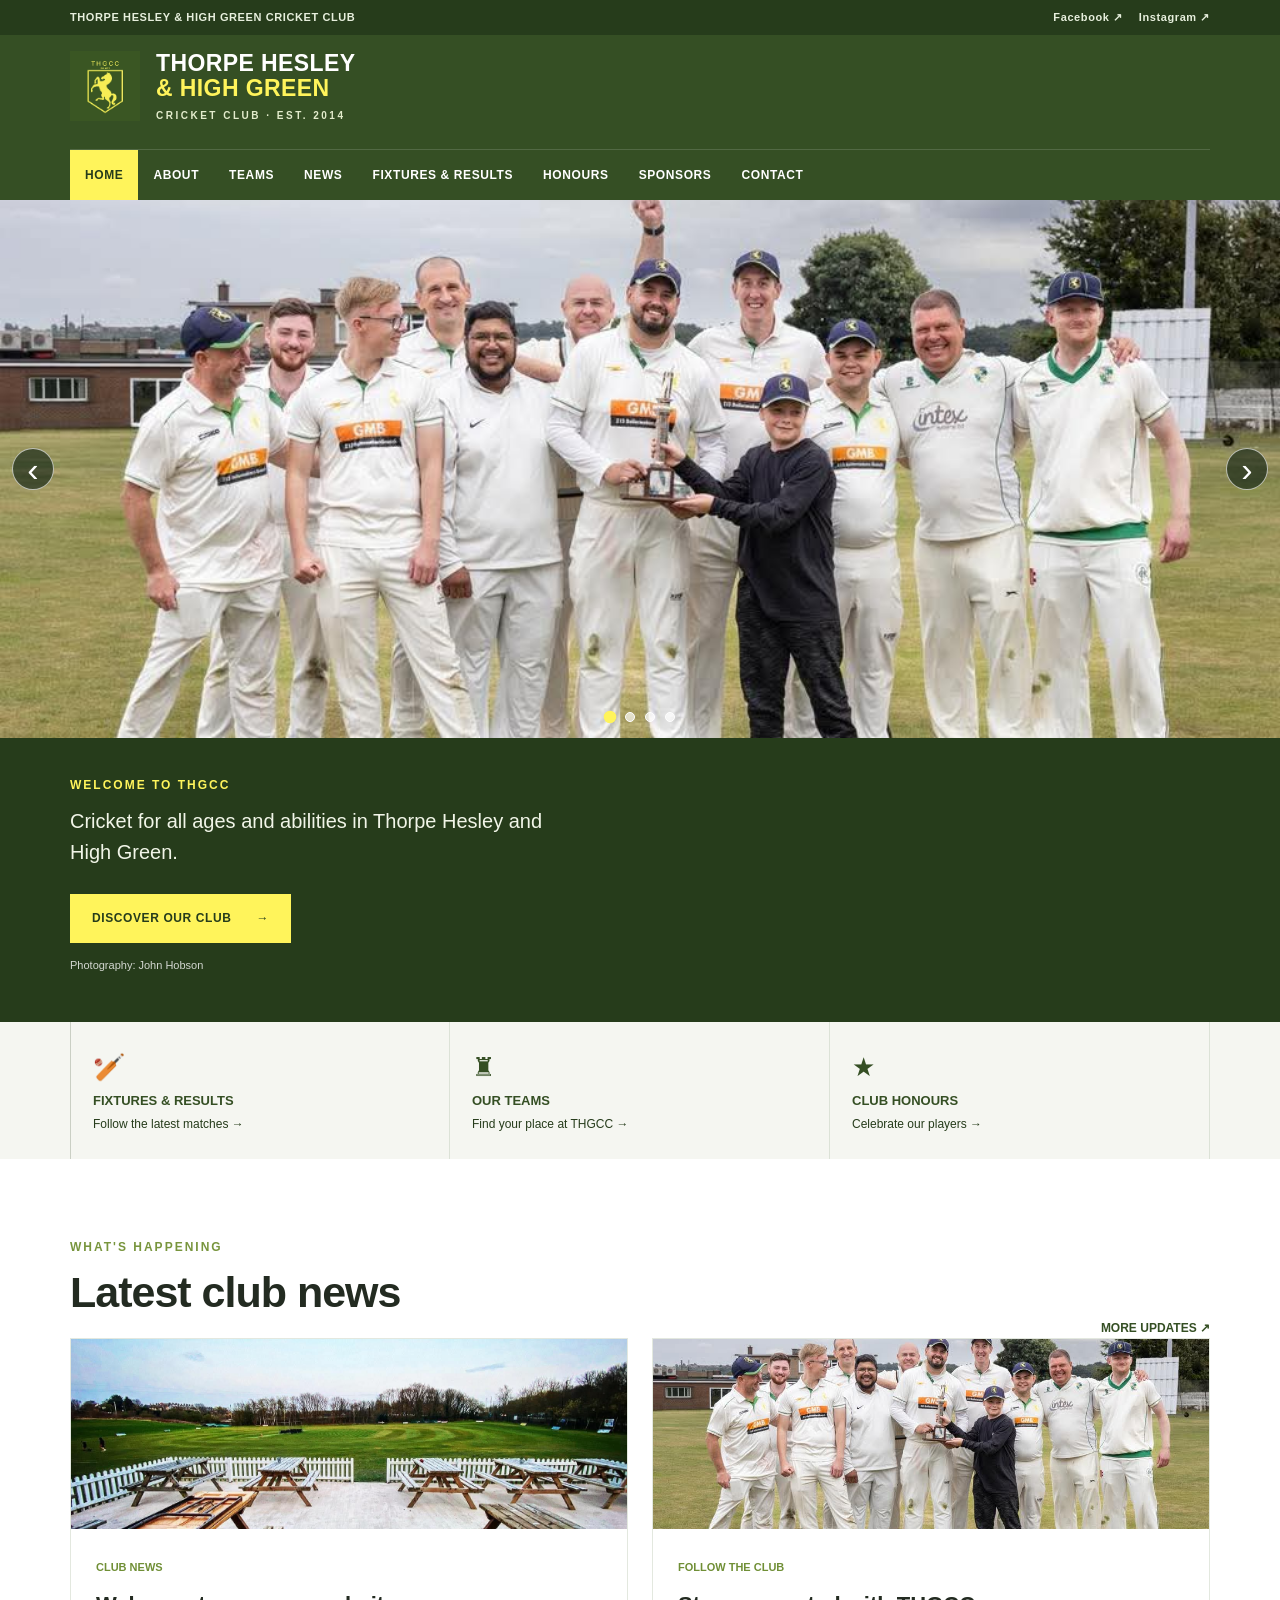
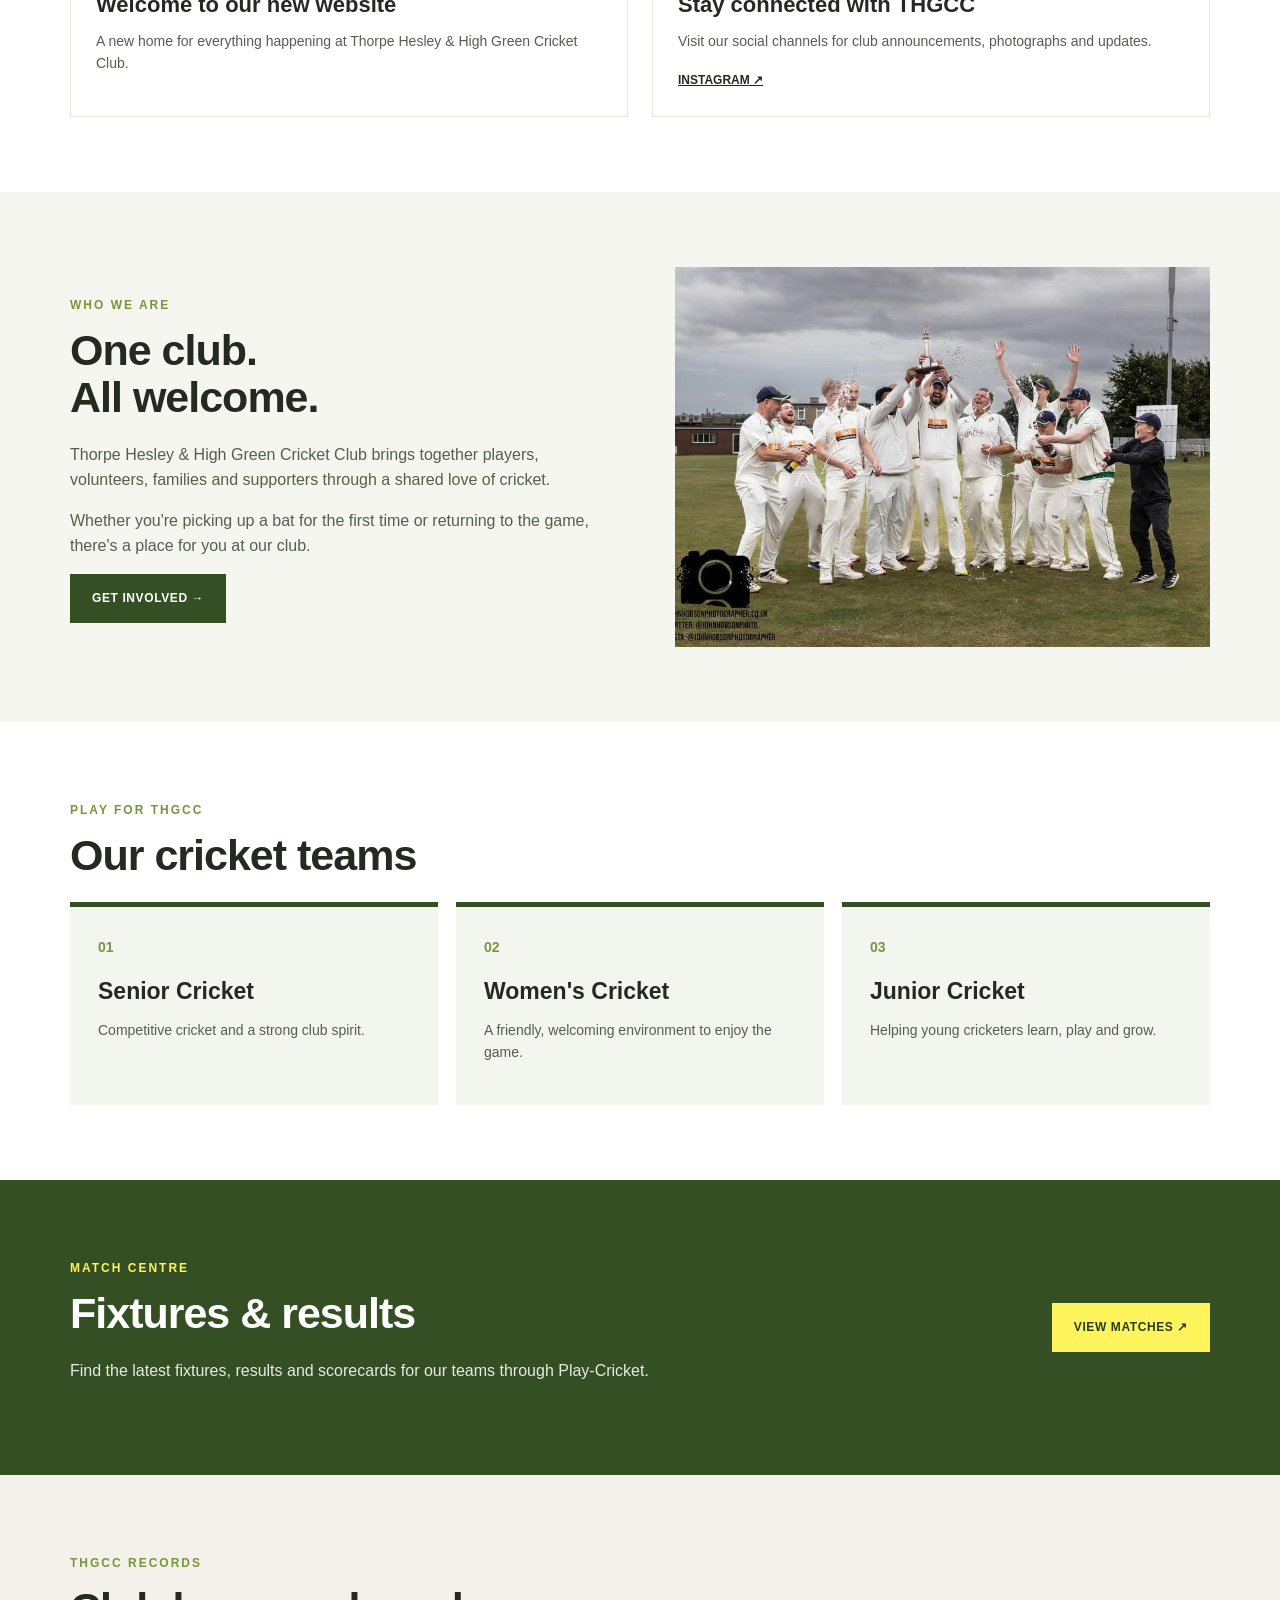
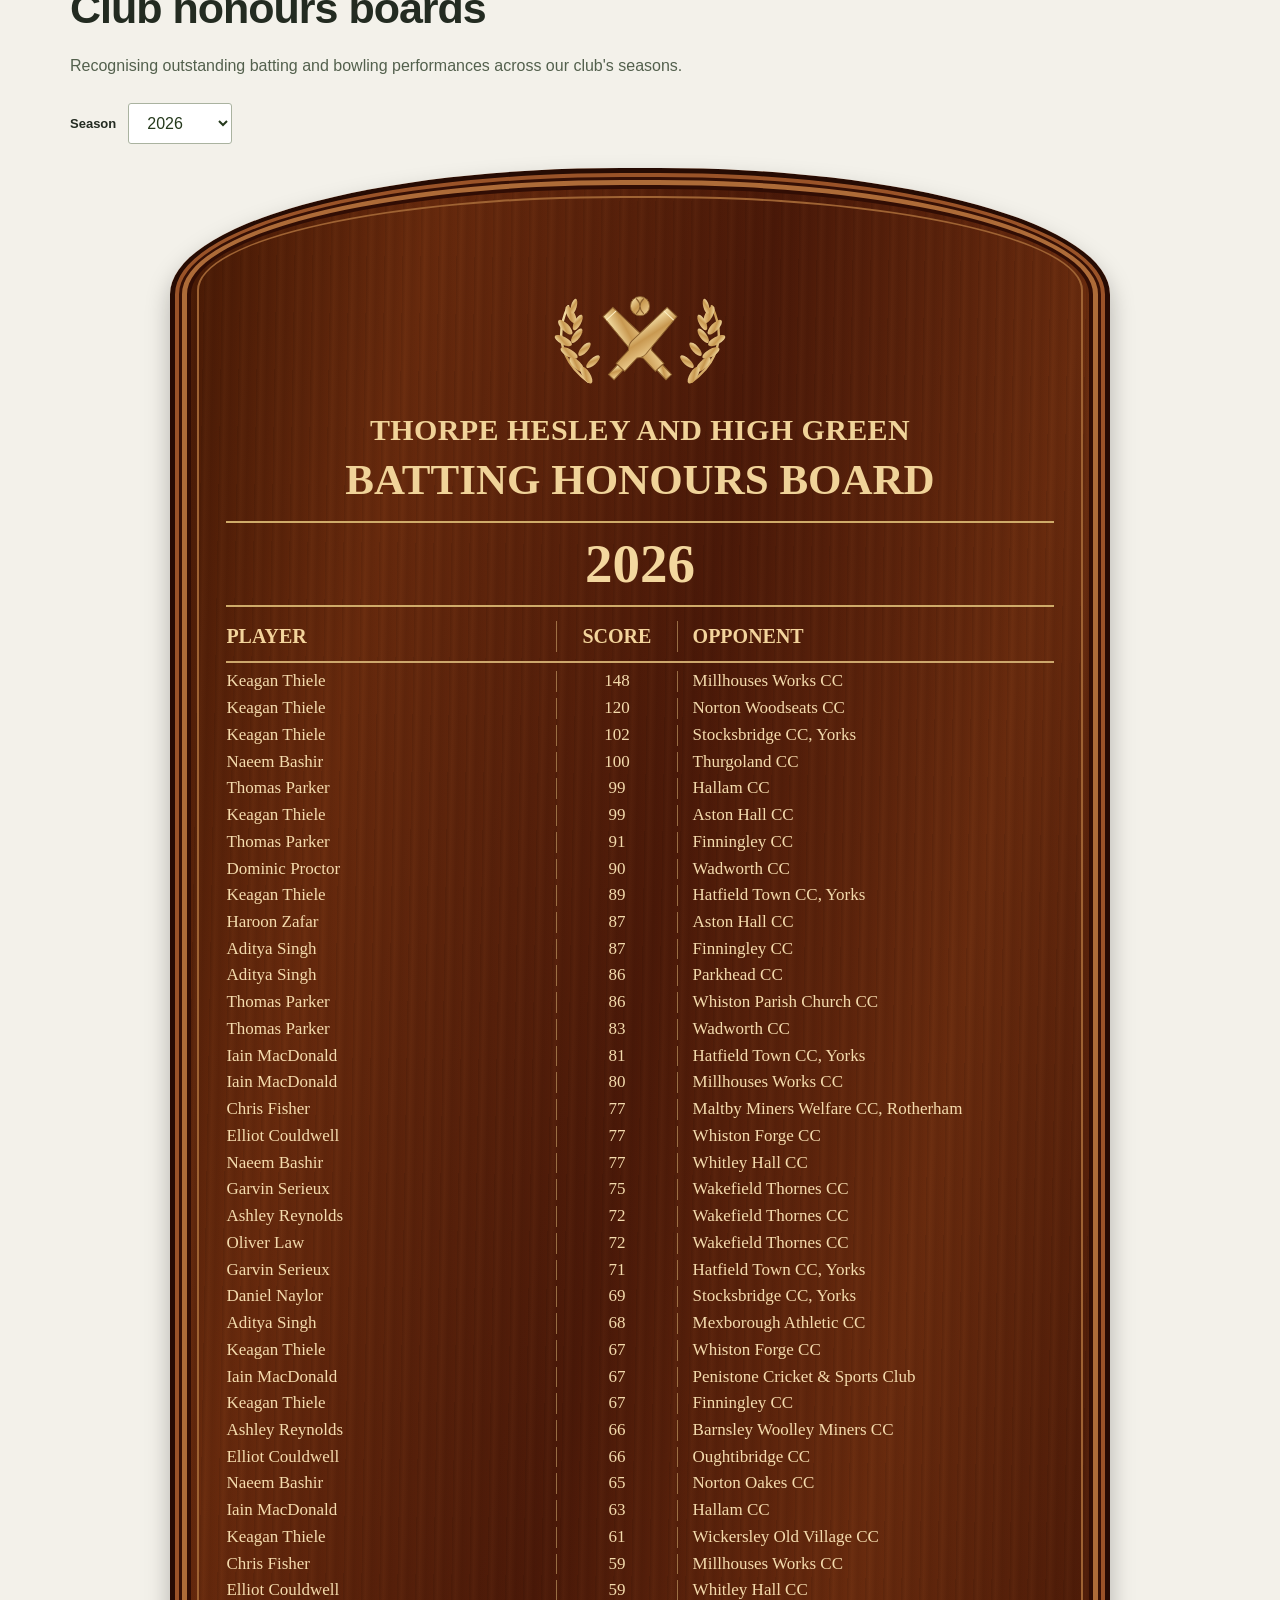
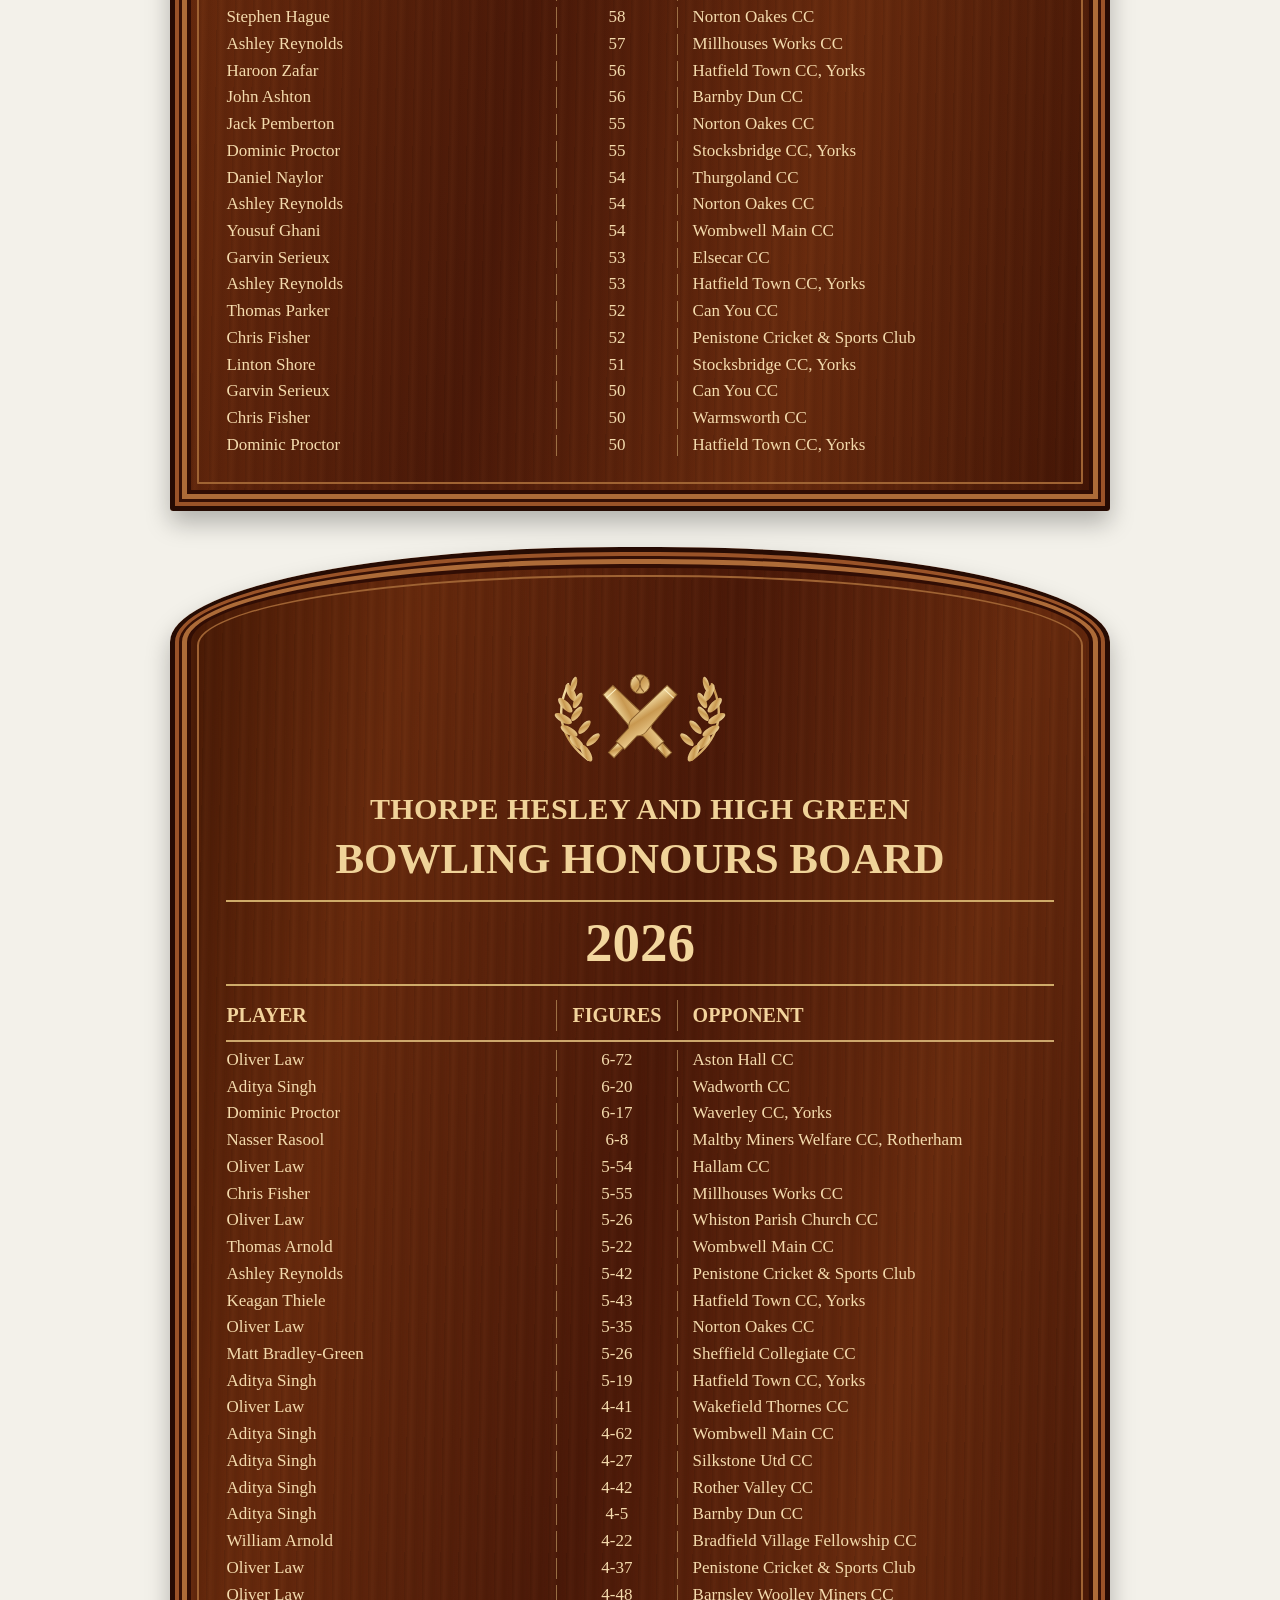
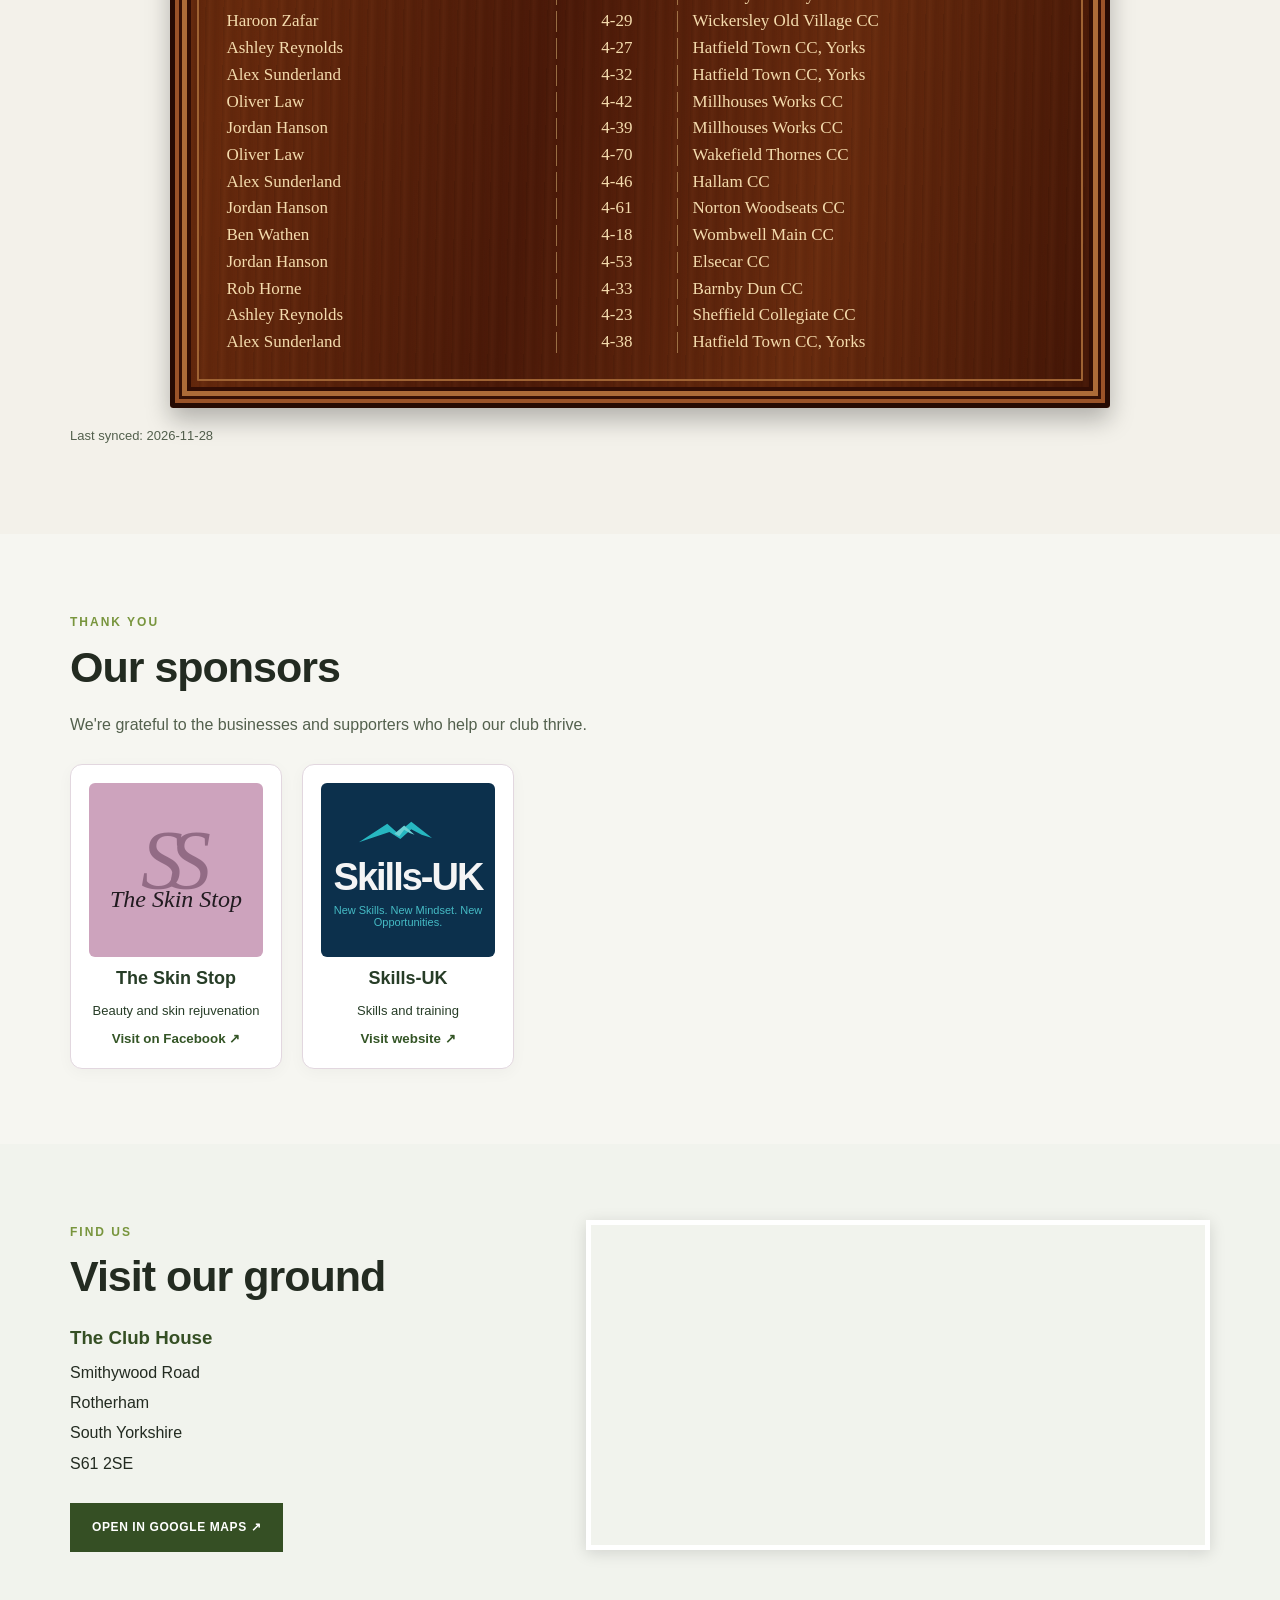
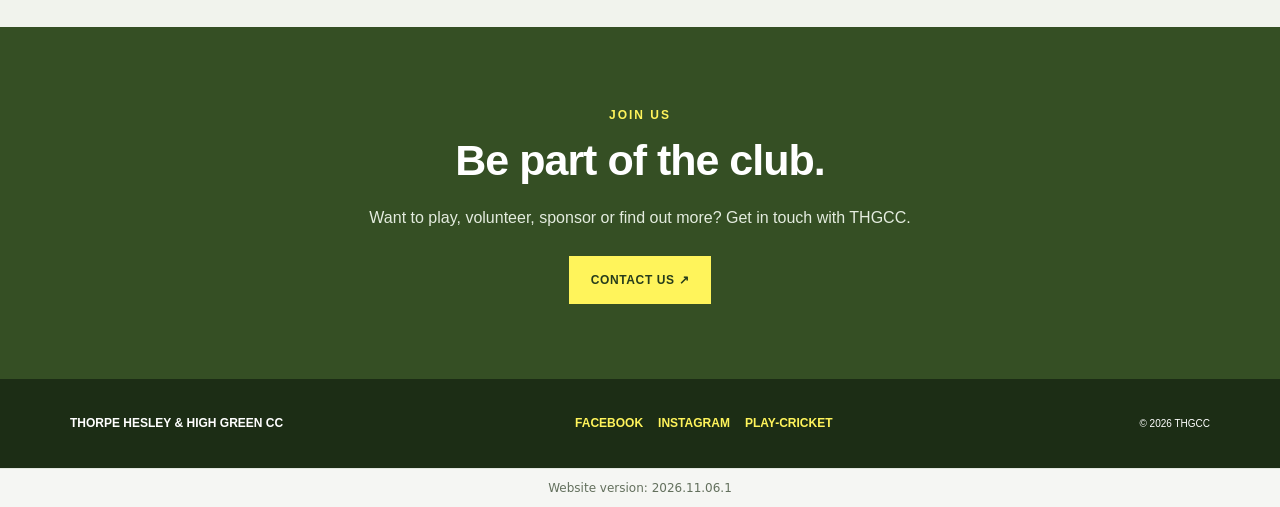
<file: index.html>
<!doctype html>
<html lang="en"><head><meta charset="utf-8"><meta name="viewport" content="width=device-width,initial-scale=1"><meta name="theme-color" content="#354f24"><meta name="description" content="Thorpe Hesley & High Green Cricket Club"><title>Thorpe Hesley & High Green Cricket Club</title><link rel="stylesheet" href="styles.css?v=20261103-honours6"><style>.site-version{position:relative;text-align:center;padding:12px 16px;font:12px system-ui,sans-serif;color:#63705d;background:#f5f6f3;border-top:1px solid #e2e7df}</style></head>
<body><header class="site-header"><div class="topbar"><div class="container top-inner"><span>THORPE HESLEY & HIGH GREEN CRICKET CLUB</span><div><a href="https://www.facebook.com/THGCricket/" target="_blank" rel="noopener">Facebook ↗</a><a href="https://www.instagram.com/thorpehesleyhighgreencc/" target="_blank" rel="noopener">Instagram ↗</a></div></div></div><div class="container masthead"><a class="brand" href="#home"><img src="FB_IMG_1707073151206.png" alt="THGCC crest"><span>THORPE HESLEY<br><em>& HIGH GREEN</em><small>CRICKET CLUB · EST. 2014</small></span></a><button class="menu-toggle" aria-label="Toggle navigation" aria-expanded="false">☰</button><nav class="nav-links"><a href="#home">HOME</a><a href="#about">ABOUT</a><a href="#teams">TEAMS</a><a href="#news">NEWS</a><a href="#fixtures">FIXTURES & RESULTS</a><a href="#honours">HONOURS</a><a href="#sponsors">SPONSORS</a><a href="#contact">CONTACT</a></nav></div></header>
<main id="home"><section class="feature" aria-label="THGCC team celebrating with trophy"><div class="hero-carousel" aria-label="Club photo slideshow" aria-roledescription="carousel"><div class="hero-slides"><img class="hero-photo active" src="IMG-20261103-WA0012.jpg" alt="THGCC club celebration" data-credit="Photography: John Hobson"><img class="hero-photo" src="IMG-20261103-WA0010.jpg" alt="THGCC cricket team" data-credit=""><img class="hero-photo" src="IMG-20261103-WA0011.jpg" alt="THGCC cricket ground" data-credit=""><img class="hero-photo" src="IMG-20261103-WA0009.jpg" alt="THGCC players at the cricket pitch" data-credit=""></div><button class="slide-arrow prev" type="button" aria-label="Previous photo">‹</button><button class="slide-arrow next" type="button" aria-label="Next photo">›</button><div class="slide-dots" role="group" aria-label="Choose photo"><button class="active" aria-label="Show photo 1" aria-current="true"></button><button aria-label="Show photo 2"></button><button aria-label="Show photo 3"></button><button aria-label="Show photo 4"></button></div></div><div class="container feature-inner"><span class="feature-label">WELCOME TO THGCC</span><p>Cricket for all ages and abilities in Thorpe Hesley and High Green.</p><a class="btn btn-yellow" href="#about">DISCOVER OUR CLUB <span>→</span></a><div class="photo-credit">Photography: John Hobson</div></div></section>
<div class="quicklinks"><div class="container quick-grid"><a href="#fixtures"><span>🏏</span><strong>FIXTURES & RESULTS</strong><small>Follow the latest matches →</small></a><a href="#teams"><span>♜</span><strong>OUR TEAMS</strong><small>Find your place at THGCC →</small></a><a href="#honours"><span>★</span><strong>CLUB HONOURS</strong><small>Celebrate our players →</small></a></div></div>
<section class="section" id="news"><div class="container"><div class="heading"><div><span class="eyebrow">WHAT'S HAPPENING</span><h2>Latest club news</h2></div><a class="underlink" href="https://www.facebook.com/THGCricket/" target="_blank" rel="noopener">MORE UPDATES ↗</a></div><div class="news-grid"><article class="news-card"><div class="news-visual photo-team" role="img" aria-label="THGCC team photograph"></div><div class="news-copy"><small>CLUB NEWS</small><h3>Welcome to our new website</h3><p>A new home for everything happening at Thorpe Hesley & High Green Cricket Club.</p></div></article><article class="news-card"><div class="news-visual alternate photo-pitch" role="img" aria-label="Players lining the cricket pitch"></div><div class="news-copy"><small>FOLLOW THE CLUB</small><h3>Stay connected with THGCC</h3><p>Visit our social channels for club announcements, photographs and updates.</p><a href="https://www.instagram.com/thorpehesleyhighgreencc/" target="_blank" rel="noopener">INSTAGRAM ↗</a></div></article></div></div></section>
<section class="section about" id="about"><div class="container about-grid"><div><span class="eyebrow">WHO WE ARE</span><h2>One club.<br>All welcome.</h2><p>Thorpe Hesley & High Green Cricket Club brings together players, volunteers, families and supporters through a shared love of cricket.</p><p>Whether you're picking up a bat for the first time or returning to the game, there's a place for you at our club.</p><a class="btn btn-green" href="#contact">GET INVOLVED →</a></div><div class="about-panel photo-ground" role="img" aria-label="View of the cricket ground and pavilion seating"></div></div></section>
<section class="section" id="teams"><div class="container"><span class="eyebrow">PLAY FOR THGCC</span><h2>Our cricket teams</h2><div class="team-grid"><article><b>01</b><h3>Senior Cricket</h3><p>Competitive cricket and a strong club spirit.</p></article><article><b>02</b><h3>Women's Cricket</h3><p>A friendly, welcoming environment to enjoy the game.</p></article><article><b>03</b><h3>Junior Cricket</h3><p>Helping young cricketers learn, play and grow.</p></article></div></div></section>
<section class="section match" id="fixtures"><div class="container match-grid"><div><span class="eyebrow">MATCH CENTRE</span><h2>Fixtures & results</h2><p>Find the latest fixtures, results and scorecards for our teams through Play-Cricket.</p></div><a class="btn btn-yellow" href="https://thhg.play-cricket.com/home" target="_blank" rel="noopener">VIEW MATCHES ↗</a></div></section>
<section class="section honours-section" id="honours"><div class="container"><span class="eyebrow">THGCC RECORDS</span><h2>Club honours boards</h2><p>Recognising outstanding batting and bowling performances across our club's seasons.</p><div class="honours-controls"><label for="honours-season">Season</label><select id="honours-season"><option value="2026">2026</option><option value="all">All-time</option></select></div><div class="honours-grid"><article class="wood-board"><div class="wood-board-title"><div class="board-emblem" aria-hidden="true"><img src="assets/honours-emblem.svg" alt=""></div><small>THORPE HESLEY AND HIGH GREEN</small><h3>BATTING HONOURS BOARD</h3><span class="board-season">2026</span><div class="board-columns"><b>PLAYER</b><b>SCORE</b><b>OPPONENT</b></div></div><div id="honours-batting" class="wood-board-entries"><p>Records will appear once the API sync is connected.</p></div></article><article class="wood-board"><div class="wood-board-title"><div class="board-emblem" aria-hidden="true"><img src="assets/honours-emblem.svg" alt=""></div><small>THORPE HESLEY AND HIGH GREEN</small><h3>BOWLING HONOURS BOARD</h3><span class="board-season">2026</span><div class="board-columns"><b>PLAYER</b><b>FIGURES</b><b>OPPONENT</b></div></div><div id="honours-bowling" class="wood-board-entries"><p>Records will appear once the API sync is connected.</p></div></article></div><p class="honours-note" id="honours-status">Honours data will be sourced from official Play-Cricket scorecards.</p></div></section>
<section class="section sponsors" id="sponsors"><div class="container"><span class="eyebrow">THANK YOU</span><h2>Our sponsors</h2><p>We're grateful to the businesses and supporters who help our club thrive.</p><div class="sponsor-list"><a class="sponsor-card" href="https://www.facebook.com/p/The-Skin-Stop-61563835415522/" target="_blank" rel="noopener noreferrer"><div class="sponsor-logo" aria-hidden="true"><span class="sponsor-monogram">SS</span><span class="sponsor-script">The Skin Stop</span></div><strong>The Skin Stop</strong><span>Beauty and skin rejuvenation</span><small>Visit on Facebook ↗</small></a><a class="sponsor-card" href="https://www.skills-uk.co.uk/" target="_blank" rel="noopener noreferrer"><div class="sponsor-logo skills-uk-logo" aria-hidden="true"><svg viewBox="0 0 220 65" width="160" height="55"><path d="M20 46 L72 12 L91 29 L116 8 L154 38 L135 32 L116 22 L96 40 L76 27 Z" fill="#27b7c1"/><path d="M85 30 L103 15 L122 32 L113 29 L103 23 L94 35 Z" fill="#6cd0d3"/></svg><span class="skills-uk-wordmark">Skills-UK</span><span class="skills-uk-tagline">New Skills. New Mindset. New Opportunities.</span></div><strong>Skills-UK</strong><span>Skills and training</span><small>Visit website ↗</small></a></div></div></section>
<section class="section location-section" id="location"><div class="container location-layout"><div><span class="eyebrow">FIND US</span><h2>Visit our ground</h2><h3>The Club House</h3><address>Smithywood Road<br>Rotherham<br>South Yorkshire<br>S61 2SE</address><a class="btn btn-green" href="https://www.google.com/maps/search/?api=1&query=Smithywood+Road%2C+Rotherham%2C+S61+2SE" target="_blank" rel="noopener noreferrer">OPEN IN GOOGLE MAPS ↗</a></div><div class="location-map"><iframe title="Map showing the THGCC club house on Smithywood Road" loading="lazy" referrerpolicy="no-referrer-when-downgrade" src="https://maps.google.com/maps?q=Smithywood%20Road%2C%20Rotherham%2C%20S61%202SE&t=&z=14&ie=UTF8&iwloc=&output=embed"></iframe></div></div></section>
<section class="section contact" id="contact"><div class="container"><span class="eyebrow">JOIN US</span><h2>Be part of the club.</h2><p>Want to play, volunteer, sponsor or find out more? Get in touch with THGCC.</p><a class="btn btn-yellow" href="https://www.facebook.com/THGCricket/" target="_blank" rel="noopener">CONTACT US ↗</a></div></section></main><footer><div class="container footer-grid"><strong>THORPE HESLEY & HIGH GREEN CC</strong><div><a href="https://www.facebook.com/THGCricket/">FACEBOOK</a><a href="https://www.instagram.com/thorpehesleyhighgreencc/">INSTAGRAM</a><a href="https://thhg.play-cricket.com/home">PLAY-CRICKET</a></div><small>© <span id="year"></span> THGCC</small></div></footer><script src="script.js?v=20261103-honours2"></script><div class="site-version" aria-label="Website version">Website version: 2026.11.06.1</div></body></html>
</file>
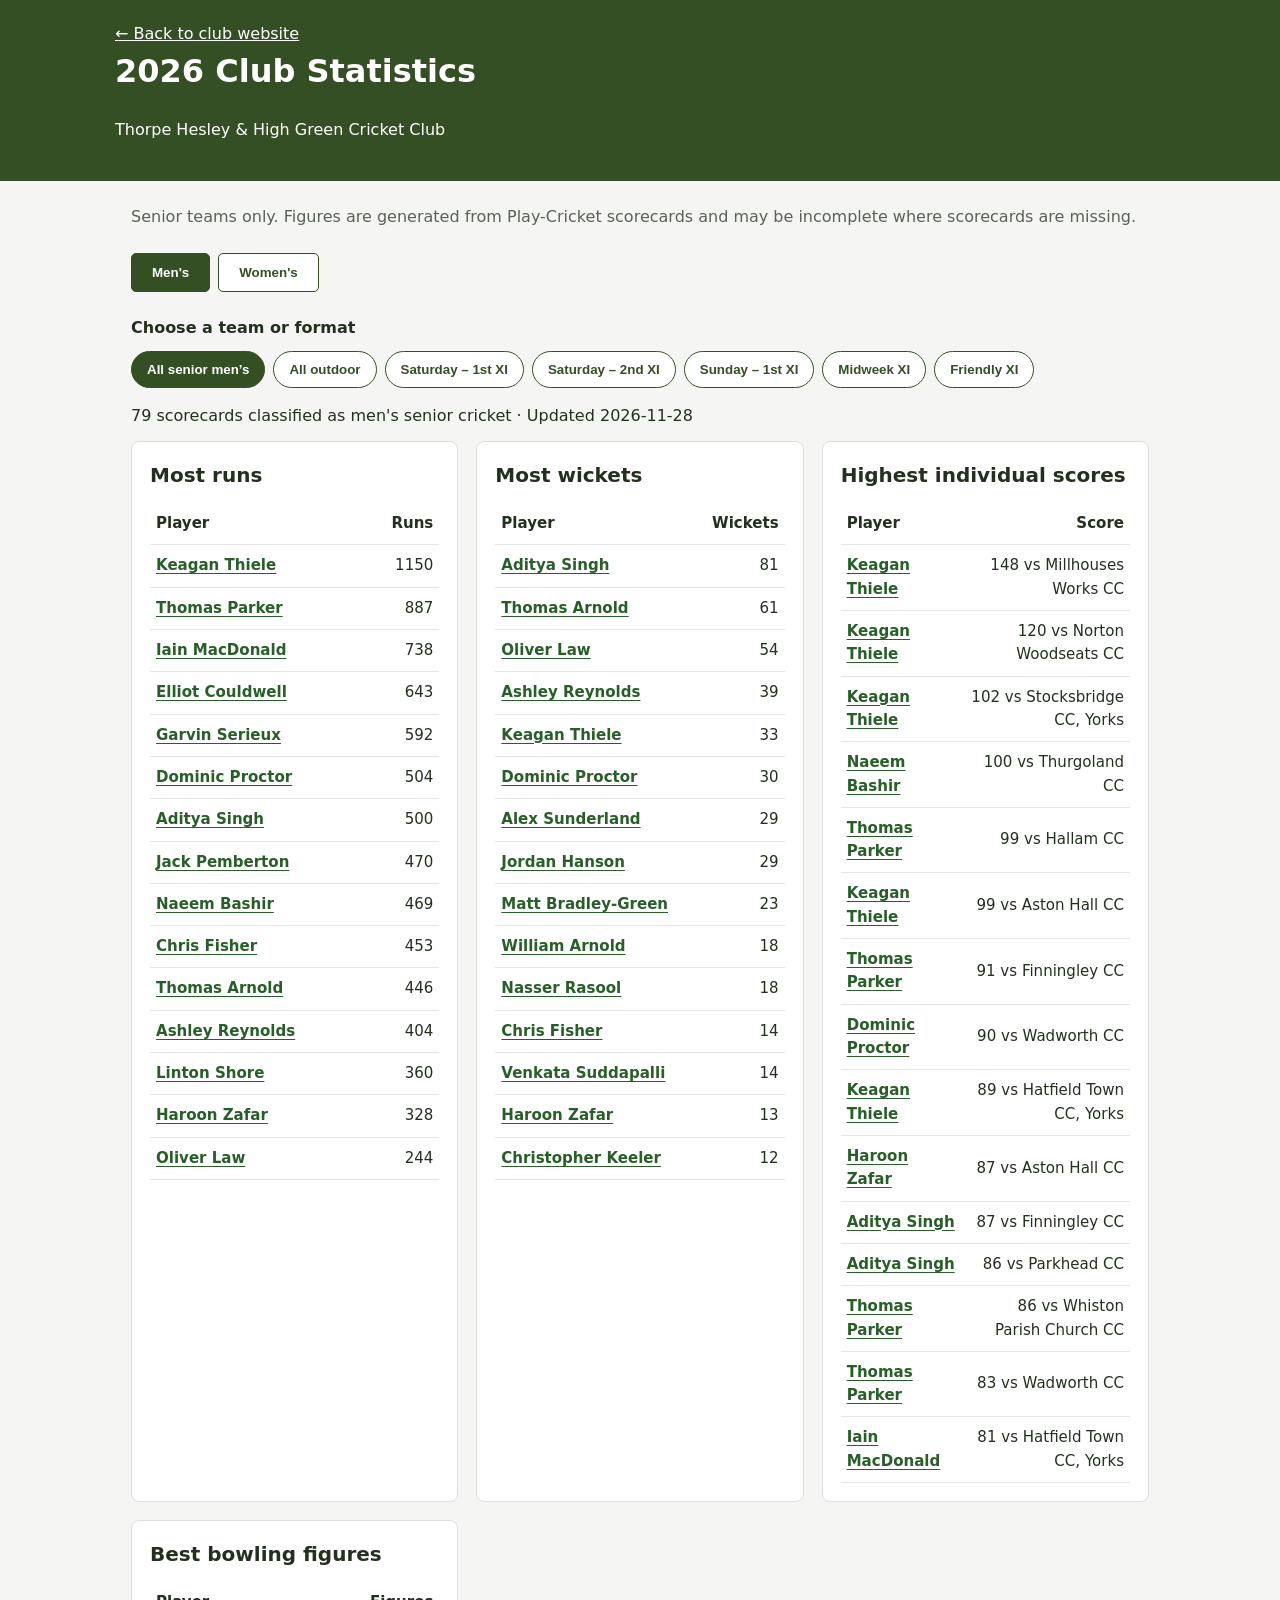
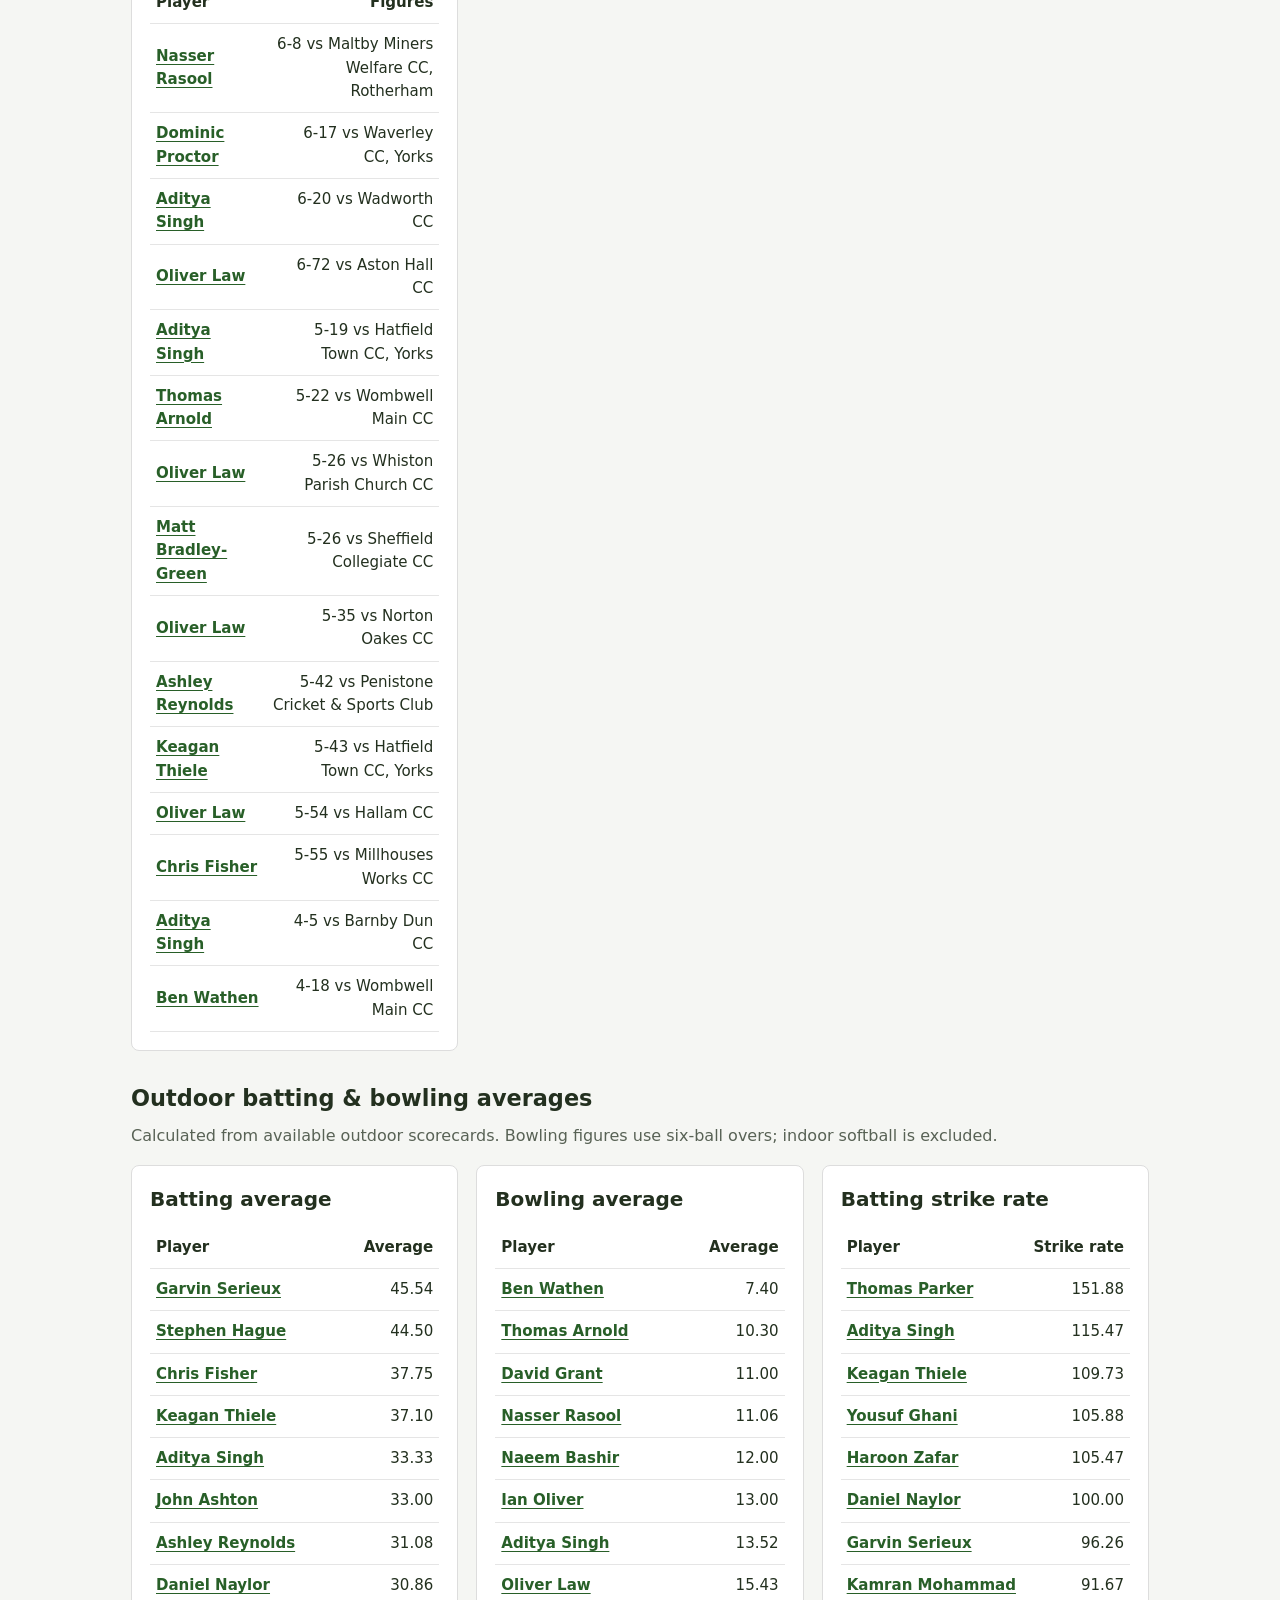
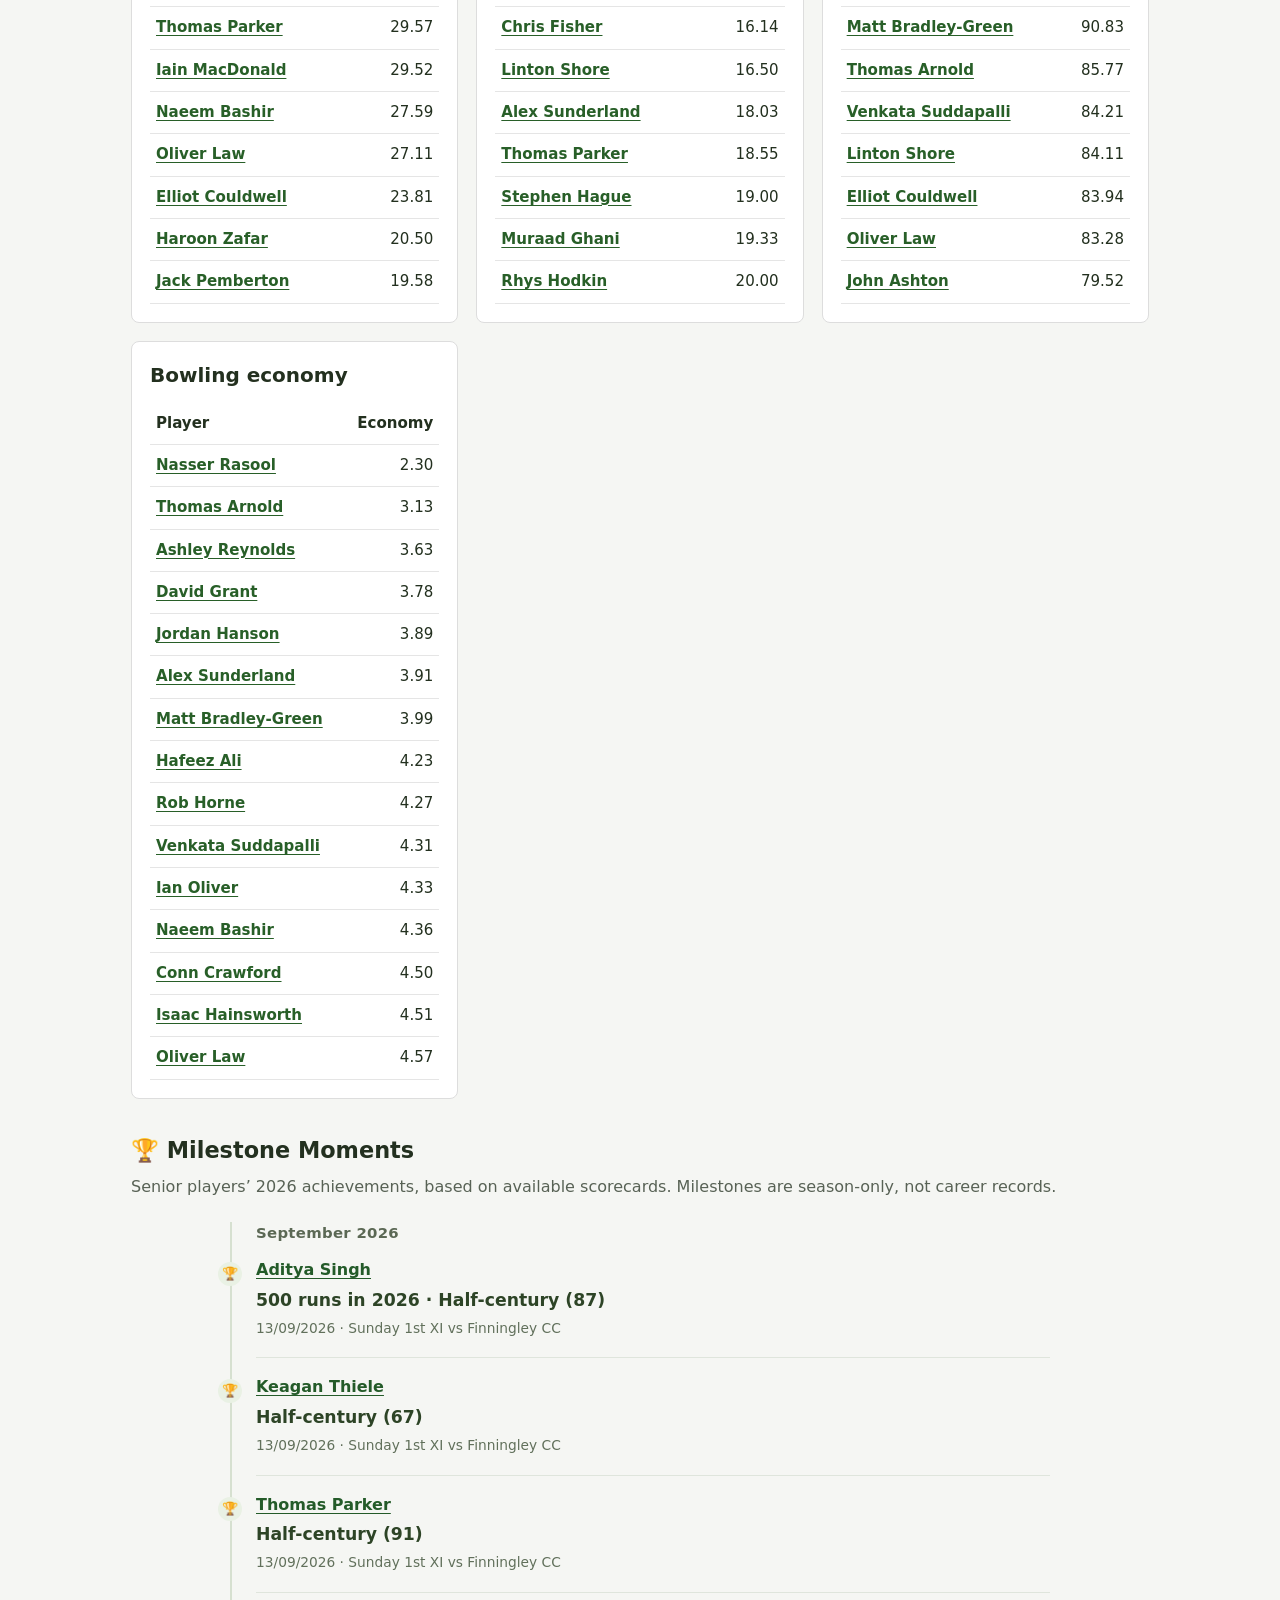
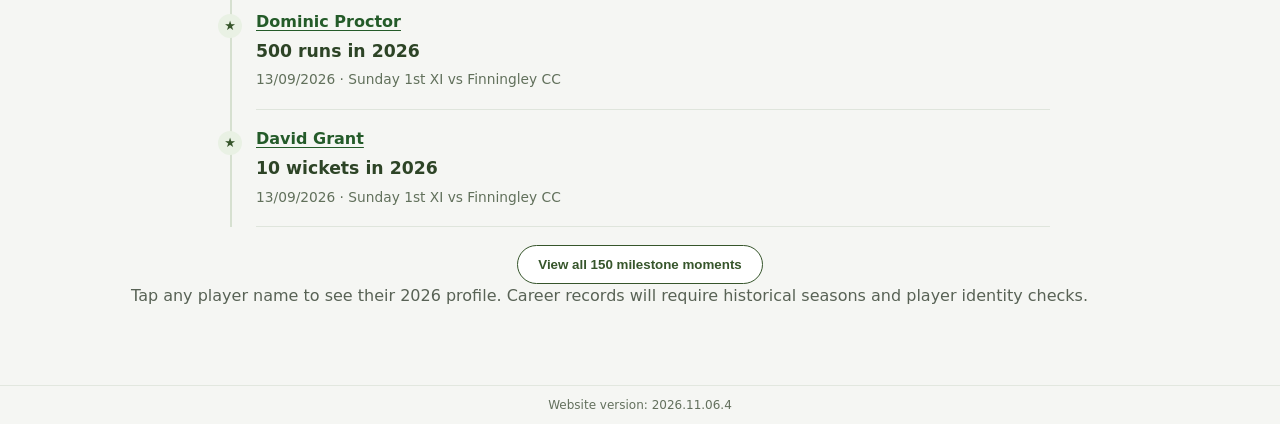
<file: stats.html>
<!doctype html><html lang="en"><head><meta charset="utf-8"><meta name="viewport" content="width=device-width,initial-scale=1"><title>2026 Club Statistics | THHGCC</title><link rel="stylesheet" href="styles.css"><style>body{margin:0;background:#f5f6f3;color:#23301f;font-family:system-ui,sans-serif}.stats-wrap{max-width:1050px;margin:auto;padding:24px 16px 60px}.stats-head{background:#354f24;color:white;padding:22px 16px}.stats-head a{color:white}.stats-controls{display:flex;gap:8px;margin:24px 0;flex-wrap:wrap}.stats-controls button{padding:11px 20px;border:1px solid #354f24;border-radius:5px;background:white;color:#354f24;font-weight:700}.stats-controls button[aria-pressed=true]{background:#354f24;color:white}.stats-grid{display:grid;grid-template-columns:repeat(auto-fit,minmax(290px,1fr));gap:18px}.stats-card{background:white;border:1px solid #ddd;border-radius:8px;padding:18px;overflow:auto}.stats-card h2{margin:0 0 12px;font-size:1.25rem}table{width:100%;border-collapse:collapse;font-size:.94rem}td,th{padding:9px 6px;border-bottom:1px solid #e5e5e5;text-align:left}td:last-child,th:last-child{text-align:right}.muted{color:#586255}#status{margin:12px 0}.stats-filter{display:flex;align-items:center;gap:12px;flex-wrap:wrap;margin-bottom:16px}.stats-filter label{font-weight:700}.stats-filter{display:block}.filter-label{display:block;font-weight:700;margin-bottom:10px}.filter-pills{display:flex;flex-wrap:wrap;gap:8px}.filter-pills button{padding:10px 15px;border:1px solid #354f24;border-radius:24px;background:white;color:#354f24;font-weight:700;cursor:pointer}.filter-pills button[aria-pressed=true]{background:#354f24;color:white} .player-link{color:#285f28;font-weight:700;text-decoration:underline;text-underline-offset:3px}.profile-panel{margin:22px 0;padding:20px;background:white;border:1px solid #d8dfd4;border-radius:10px}.profile-panel[hidden]{display:none}.profile-top{display:flex;justify-content:space-between;align-items:center;gap:12px}.profile-top button{padding:8px 14px;border:1px solid #354f24;background:white;border-radius:20px;cursor:pointer}.profile-grid{display:grid;grid-template-columns:repeat(auto-fit,minmax(145px,1fr));gap:10px}.profile-stat{background:#f1f5ee;padding:13px;border-radius:8px;display:flex;flex-direction:column;gap:5px}.profile-stat strong{font-size:1.3rem}.profile-stat span{font-size:.82rem;color:#586255}.matches-toggle{border:0;background:transparent;padding:4px 0;text-align:left;color:#285f28;font-weight:700;text-decoration:underline;cursor:pointer}.player-matches{margin-top:18px;border-top:1px solid #d8dfd4;padding-top:12px}.player-matches[hidden]{display:none}.player-matches ul{padding-left:20px}.player-matches li{margin:10px 0}.player-matches a{color:#285f28}.player-matches details{border-bottom:1px solid #e1e7df;padding:8px 0}.player-matches summary{cursor:pointer;color:#285f28;font-weight:650}.match-performance{padding:4px 12px;color:#354f24}.match-performance p{margin:8px 0}.match-card-list{display:grid;gap:10px}.match-card{padding:13px 14px;border:1px solid #e0e7dd;border-radius:10px;background:#fafcf9}.match-card-top{display:flex;justify-content:space-between;gap:8px;align-items:center;flex-wrap:wrap}.match-date{font-size:.78rem;color:#657160;font-weight:700}.match-team{font-size:.73rem;color:#285f28;background:#eaf1e7;border-radius:20px;padding:4px 9px}.match-opponent{font-weight:700;font-size:1rem;margin:7px 0 10px;line-height:1.35}.match-figures{display:flex;gap:10px;flex-wrap:wrap}.match-figure{flex:1;min-width:105px;border-top:1px solid #e2e9df;padding-top:9px;display:flex;flex-direction:column;gap:2px}.match-figure strong{font-size:1.12rem;color:#263e24}.match-figure span{font-size:.75rem;color:#657160}.profile-note{font-size:.78rem;line-height:1.45;margin-top:16px}.player-matches h3{font-size:1.08rem;margin:0 0 13px}@media(max-width:450px){.profile-panel{padding:14px}.match-card{padding:12px}.profile-grid{grid-template-columns:repeat(2,minmax(0,1fr))}}.player-hero{display:flex;align-items:center;gap:17px;margin:4px 0 18px}.player-identity{min-width:0}.player-identity h2{margin:0 0 5px;font-size:1.35rem}.player-identity p{margin:0;font-size:.82rem}.player-shirt{position:relative;flex:none;width:100px;height:105px;display:flex;align-items:center;justify-content:center;filter:drop-shadow(0 3px 3px #0002)}.player-shirt::before{content:'';position:absolute;inset:3px 0 0;background:#395723;clip-path:polygon(28% 3%,40% 0,45% 7%,55% 7%,60% 0,72% 3%,100% 21%,87% 44%,77% 38%,77% 100%,23% 100%,23% 38%,13% 44%,0 21%);border-radius:5px}.player-shirt::after{content:'';position:absolute;top:8px;left:42%;width:16%;height:6px;border-radius:0 0 9px 9px;background:#1b3c1e}.player-shirt span{position:relative;z-index:1;color:white;font-size:clamp(8px,1.8vw,10px);font-weight:800;letter-spacing:.2px;text-align:center;width:76px;max-width:76px;white-space:nowrap;letter-spacing:-.15px;line-height:1.1;margin-top:-5px;text-shadow:0 1px 1px #0005}@media(max-width:450px){.player-shirt{width:84px;height:89px}.player-hero{gap:12px}.player-identity h2{font-size:1.2rem}}.player-shirt{flex-direction:column;gap:3px}.player-shirt span{margin-top:4px;font-size:9px;transform:scaleX(.92)}.shirt-crest{position:relative;z-index:1;width:34px;height:34px;object-fit:contain;border-radius:2px}@media(max-width:450px){.shirt-crest{width:29px;height:29px}.player-shirt span{font-size:8px;width:66px;max-width:66px;transform:scaleX(.9)}}.stats-subheading{margin:30px 0 8px;font-size:1.4rem}</style><style>.site-version{position:relative;text-align:center;padding:12px 16px;font:12px system-ui,sans-serif;color:#63705d;background:#f5f6f3;border-top:1px solid #e2e7df}</style><style>.milestone-list{display:grid;grid-template-columns:repeat(auto-fit,minmax(230px,1fr));gap:12px}.milestone-item{display:flex;flex-direction:column;gap:5px;background:#fff;border:1px solid #d8dfd4;border-radius:9px;padding:14px}.milestone-player{padding:0;border:0;background:transparent;color:#285f28;font-weight:750;text-decoration:underline;cursor:pointer;text-align:left;font:inherit}.milestone-item strong{color:#354f24}.milestone-item small{color:#657160}.player-milestones{margin-top:20px;padding:14px;background:#f1f5ee;border-radius:8px}.player-milestones h3{margin:0 0 8px}.player-milestones p{margin:5px 0}</style><style>
.milestones-section{margin-top:34px}
.milestone-list{display:grid;grid-template-columns:repeat(auto-fit,minmax(270px,1fr));gap:14px}
.milestone-item{padding:18px 20px;border:1px solid #d9e1d5;border-left:5px solid #55723d;border-radius:10px;background:#fff;gap:9px;box-shadow:0 2px 5px #2038200a}
.milestone-item>div{order:2}
.milestone-item>strong{order:1;display:block;font-size:1.16rem;line-height:1.3;color:#293e24}
.milestone-item>small{order:3;display:block;font-size:.86rem;line-height:1.55;color:#596758}
.milestone-player{font-size:1rem!important;font-weight:700!important;color:#245b29!important;text-underline-offset:3px}
@media(max-width:650px){.milestone-list{grid-template-columns:1fr}.milestone-item{padding:16px 18px}}
</style><style>.milestone-timeline{max-width:820px;margin:22px auto 0;border-left:2px solid #d6e0d0;padding-left:24px}.milestone-month{font-size:.93rem;color:#5b6854;margin:22px 0 14px;font-weight:800;letter-spacing:.02em}.milestone-timeline-item{position:relative;display:flex;align-items:flex-start;gap:15px;margin:0 0 18px;padding:0 0 19px;border-bottom:1px solid #dfe5dc}.milestone-dot{position:absolute;left:-38px;top:3px;display:grid;place-items:center;width:24px;height:24px;border-radius:50%;background:#e9f1e4;color:#36552b;font-size:13px}.milestone-body{display:flex;flex-direction:column;gap:6px;min-width:0}.milestone-headline{line-height:1.4}.milestone-body>strong{font-size:1.08rem;color:#2d4426;line-height:1.4}.milestone-body>small{font-size:.86rem;color:#61705b;line-height:1.5}.milestone-toggle{display:block;margin:12px auto 0;border:1px solid #36552b;border-radius:24px;background:#fff;color:#36552b;padding:11px 20px;font-weight:700;cursor:pointer}.milestone-toggle[hidden]{display:none}@media(max-width:600px){.milestone-timeline{padding-left:20px}.milestone-dot{left:-34px}}</style></head><body><header class="stats-head"><div class="stats-wrap" style="padding:0"><a href="./">← Back to club website</a><h1>2026 Club Statistics</h1><p>Thorpe Hesley &amp; High Green Cricket Club</p></div></header><main class="stats-wrap"><p class="muted">Senior teams only. Figures are generated from Play-Cricket scorecards and may be incomplete where scorecards are missing.</p><div class="stats-controls"><button id="men" aria-pressed="true">Men's</button><button id="women" aria-pressed="false">Women's</button></div><div class="stats-filter"><span class="filter-label">Choose a team or format</span><div id="team-filter" class="filter-pills" role="group" aria-label="Team or format"></div></div><p id="status" role="status">Loading 2026 scorecards…</p><section id="profile-panel" class="profile-panel" hidden><div class="profile-top"><h2>Player profile</h2><button type="button" id="close-profile">Close</button></div><div id="player-profile"></div></section><div class="stats-grid"><section class="stats-card"><h2>Most runs</h2><div id="bat"></div></section><section class="stats-card"><h2>Most wickets</h2><div id="bowl"></div></section><section class="stats-card"><h2>Highest individual scores</h2><div id="high"></div></section><section class="stats-card"><h2>Best bowling figures</h2><div id="best"></div></section></div><h2 class="stats-subheading">Outdoor batting &amp; bowling averages</h2><p class="muted">Calculated from available outdoor scorecards. Bowling figures use six-ball overs; indoor softball is excluded.</p><div class="stats-grid"><section class="stats-card"><h2>Batting average</h2><div id="bat-avg"></div></section><section class="stats-card"><h2>Bowling average</h2><div id="bowl-avg"></div></section><section class="stats-card"><h2>Batting strike rate</h2><div id="strike-rate"></div></section><section class="stats-card"><h2>Bowling economy</h2><div id="economy"></div></section></div><section class="milestones-section"><h2 class="stats-subheading">🏆 Milestone Moments</h2><p class="muted">Senior players’ 2026 achievements, based on available scorecards. Milestones are season-only, not career records.</p><div id="milestone-list" class="milestone-timeline"></div><button type="button" id="milestone-toggle" class="milestone-toggle" hidden>View all milestones</button></section><p class="muted">Tap any player name to see their 2026 profile. Career records will require historical seasons and player identity checks.</p></main><script src="stats.js?v=20261106-timeline"></script><div class="site-version" aria-label="Website version">Website version: 2026.11.06.4</div></body></html>
</file>
<file: styles.css>
:root{--green:#354f24;--dark:#263c1b;--yellow:#fff45b;--cream:#f6f6f1;--ink:#232b21}*{box-sizing:border-box}html{scroll-behavior:smooth}body{margin:0;font-family:Arial,Helvetica,sans-serif;color:var(--ink);line-height:1.55}a{color:inherit}.container{width:min(1140px,calc(100% - 40px));margin:auto}.topbar{background:#243719;color:#e7efdd;font-size:11px;font-weight:700;letter-spacing:.6px}.top-inner{display:flex;justify-content:space-between;gap:12px;padding:9px 0}.top-inner a{text-decoration:none;margin-left:16px}.site-header{background:var(--green);color:white;position:relative;z-index:5}.masthead{display:flex;align-items:center;justify-content:space-between;flex-wrap:wrap;gap:12px;padding-top:16px}.brand{display:flex;align-items:center;gap:16px;text-decoration:none;font-weight:900;font-size:23px;line-height:1.08;letter-spacing:.4px}.brand img{width:80px;height:92px;object-fit:contain}.brand em{font-style:normal;color:var(--yellow)}.brand small{display:block;font-size:10px;letter-spacing:2.5px;margin-top:10px;color:#e3eccc}.nav-links{display:flex;align-items:center;gap:0;width:100%;border-top:1px solid #ffffff25;margin-top:15px}.nav-links a{font-size:12px;font-weight:800;letter-spacing:.6px;text-decoration:none;padding:16px 15px}.nav-links a:hover,.nav-links a:first-child{background:var(--yellow);color:var(--dark)}.menu-toggle{display:none;background:none;border:0;color:var(--yellow);font-size:30px}.feature{background:linear-gradient(90deg,rgba(24,41,15,.95),rgba(35,63,24,.65)),radial-gradient(circle at 85% 40%,#78925e,#355122 65%);color:white}.feature-inner{padding:105px 0 115px}.feature-label,.eyebrow{font-size:12px;font-weight:900;letter-spacing:2px;color:#78953d}.feature-label{color:var(--yellow)}h1,h2,h3,p{margin-top:0}.feature h1{font-size:clamp(44px,6vw,78px);font-weight:900;line-height:1.02;letter-spacing:-2px;margin:20px 0}.feature p{font-size:20px;max-width:490px;color:#f1f5e8;margin-bottom:26px}.btn{display:inline-flex;gap:25px;align-items:center;justify-content:space-between;padding:15px 22px;font-size:12px;font-weight:900;letter-spacing:.6px;text-decoration:none}.btn-yellow{background:var(--yellow);color:var(--dark)}.btn-green{background:var(--green);color:white}.quicklinks{background:var(--yellow)}.quick-grid{display:grid;grid-template-columns:repeat(3,1fr)}.quick-grid a{padding:25px 22px;display:flex;flex-direction:column;gap:4px;text-decoration:none;border-right:1px solid #293b1b35}.quick-grid a:first-child{border-left:1px solid #293b1b35}.quick-grid a>span{font-size:26px}.quick-grid strong{font-size:13px}.quick-grid small{font-size:12px}.section{padding:75px 0}.section h2{font-size:clamp(30px,4vw,43px);line-height:1.1;letter-spacing:-1px;margin:10px 0 22px}.section p{color:#53604d;max-width:660px}.heading{display:flex;justify-content:space-between;align-items:end;gap:20px}.underlink{font-size:12px;font-weight:800;text-decoration:none;color:var(--green)}.news-grid{display:grid;grid-template-columns:repeat(2,1fr);gap:24px}.news-card{border:1px solid #e3e8df}.news-visual{height:190px;background:linear-gradient(125deg,#263e1c,#648242);display:grid;place-items:center;color:var(--yellow);font-size:42px;font-weight:900;letter-spacing:5px}.news-visual.alternate{background:linear-gradient(125deg,#435f2b,#a4ad66)}.news-copy{padding:25px}.news-copy small{color:#708f36;font-size:11px;font-weight:900}.news-copy h3{font-size:22px;margin:9px 0}.news-copy p{font-size:14px}.news-copy a{font-size:12px;font-weight:900}.about,.sponsors{background:var(--cream)}.about-grid{display:grid;grid-template-columns:1fr 1fr;align-items:center;gap:70px}.about-panel{background:var(--green);min-height:350px;display:flex;flex-direction:column;align-items:center;justify-content:center;gap:12px;text-align:center;color:var(--yellow);padding:25px}.about-panel img{width:135px;height:160px;object-fit:contain}.about-panel strong{font-size:15px}.about-panel span{font-size:11px;letter-spacing:2px}.team-grid{display:grid;grid-template-columns:repeat(3,1fr);gap:18px}.team-grid article{background:#f3f5ef;padding:28px;border-top:5px solid var(--green)}.team-grid b{color:#79944a;font-size:14px}.team-grid h3{font-size:23px;margin:15px 0 10px}.team-grid p{font-size:14px}.match,.contact{background:var(--green);color:white}.match-grid{display:flex;justify-content:space-between;align-items:center;gap:30px}.match .eyebrow,.contact .eyebrow{color:var(--yellow)}.match p,.contact p{color:#e4ecdf}.honour-banner{background:#51321d;border:9px ridge #966b42;color:#e9c88e;display:flex;flex-direction:column;align-items:center;text-align:center;gap:8px;padding:45px;margin-top:30px}.honour-banner span{font-size:14px;letter-spacing:4px}.honour-banner strong{font-size:25px}.honour-banner small{font-size:12px}.sponsor-space{border:1px dashed #a6b19b;text-align:center;padding:35px;font-size:12px;letter-spacing:2px;margin-top:25px}.contact{text-align:center}.contact p{margin:0 auto 25px}footer{background:#1c2d15;color:white;padding:35px 0}.footer-grid{display:flex;align-items:center;justify-content:space-between;gap:20px;flex-wrap:wrap;font-size:12px}.footer-grid a{margin-right:15px;text-decoration:none;color:var(--yellow);font-weight:800}@media(max-width:800px){.topbar{display:none}.masthead{padding:12px 0;min-height:86px}.brand{font-size:17px;gap:9px}.brand img{width:56px;height:65px}.brand small{font-size:8px;letter-spacing:1.5px;margin-top:6px}.menu-toggle{display:block;cursor:pointer}.nav-links{display:none;flex-direction:column;align-items:stretch;margin:0;width:100%;border-top:1px solid #ffffff35}.nav-links.open{display:flex}.nav-links a{padding:12px 16px}.feature-inner{padding:66px 0 75px}.feature h1{font-size:clamp(42px,10vw,62px)}.feature p{font-size:17px}.quick-grid{grid-template-columns:1fr}.quick-grid a{padding:16px 8px;border-right:0;border-bottom:1px solid #293b1b35}.quick-grid a:first-child{border-left:0}.quick-grid a>span{display:none}.section{padding:52px 0}.news-grid,.about-grid,.team-grid{grid-template-columns:1fr}.about-grid{gap:25px}.heading,.match-grid{align-items:flex-start;flex-direction:column}.news-visual{height:140px}.footer-grid{flex-direction:column;align-items:flex-start}}
/* Real THGCC photography */
.feature{background:linear-gradient(90deg,rgba(15,30,13,.85),rgba(15,30,13,.35)),url("IMG-20261103-WA0009.jpg") center 43%/cover no-repeat}
.feature-inner{position:relative}.photo-credit{position:absolute;right:0;bottom:12px;font-size:11px;color:#fff;opacity:.85}
.news-visual.photo-team{background:url("IMG-20261103-WA0010.jpg") center 42%/cover no-repeat}
.news-visual.photo-pitch{background:url("IMG-20261103-WA0012.jpg") center/cover no-repeat}
.about-panel.photo-ground{background:url("IMG-20261103-WA0011.jpg") center/cover no-repeat;min-height:380px}
@media(max-width:800px){.feature{background-position:52% center}.feature-inner{padding-bottom:86px}.photo-credit{bottom:12px;left:0;right:auto}.news-visual{height:220px}.about-panel.photo-ground{min-height:260px}}

/* Restore official club crest and simplify homepage */
.brand img{width:70px;height:70px;object-fit:contain;background:transparent}
.feature-inner{padding-top:85px;padding-bottom:90px}
.feature-label{display:block;margin-bottom:18px}
@media(max-width:800px){.brand img{width:54px;height:54px}.feature-inner{padding-top:65px;padding-bottom:78px}}

/* Photo-led homepage with understated navigation tiles */
.feature{background:var(--dark)}
.hero-photo{display:block;width:100%;height:clamp(300px,42vw,540px);object-fit:cover;object-position:center 44%}
.feature-inner{padding:38px 0 48px}
.feature-label{margin-bottom:12px}
.photo-credit{position:static;margin-top:14px;font-size:11px;opacity:.8}
.quicklinks{background:#f5f6f1}
.quick-grid a{border-color:#dce2d7;color:var(--dark);padding:25px 22px}
.quick-grid a:hover{background:#e9efe1}
.quick-grid strong{color:var(--green)}
.quick-grid a>span{color:var(--green)}
@media(max-width:800px){.hero-photo{height:260px;object-position:center 45%}.feature-inner{padding:30px 0 38px}.quick-grid a{padding:18px 8px}.quick-grid a:first-child{border-left:0}.quicklinks{background:#f5f6f1}}

/* Mobile viewport and image overflow safeguard */
html,body{width:100%;max-width:100%;overflow-x:clip}
main,.site-header,.feature,.quicklinks,.section,footer{width:100%;max-width:100%}
img{max-width:100%}
.hero-photo{width:100%;max-width:100%;display:block}
@media(max-width:800px){.container{width:calc(100% - 32px);max-width:none;margin-left:16px;margin-right:16px}.site-header .masthead{display:flex;flex-wrap:wrap;justify-content:space-between;align-items:center}.site-header .brand{min-width:0;flex:1}.site-header .brand span{min-width:0}.menu-toggle{flex:0 0 auto}.feature-inner{width:calc(100% - 32px)}.quick-grid{display:grid;grid-template-columns:minmax(0,1fr)}.quick-grid a{min-width:0}.news-grid,.team-grid,.about-grid{grid-template-columns:minmax(0,1fr)}.feature .hero-photo{width:100%;height:250px;object-fit:cover}.feature p{max-width:100%}}

/* Rotating OVUCC-inspired photo carousel */
.hero-carousel{position:relative;width:100%;overflow:hidden;background:#172c16}
.hero-slides{position:relative;height:clamp(300px,42vw,540px)}
.hero-slides .hero-photo{position:absolute;inset:0;width:100%;height:100%;object-fit:cover;object-position:center 45%;opacity:0;transition:opacity .65s ease;pointer-events:none}
.hero-slides .hero-photo.active{opacity:1;pointer-events:auto}
.slide-arrow{position:absolute;top:50%;transform:translateY(-50%);border:1px solid #ffffffa6;border-radius:50%;background:#142516a8;color:white;width:42px;height:42px;font-size:34px;line-height:1;cursor:pointer;display:grid;place-items:center;z-index:2}
.slide-arrow.prev{left:12px}.slide-arrow.next{right:12px}
.slide-dots{position:absolute;bottom:16px;left:50%;transform:translateX(-50%);display:flex;gap:10px;z-index:2}
.slide-dots button{border:1px solid white;background:#ffffffa8;border-radius:50%;width:10px;height:10px;padding:0;cursor:pointer}
.slide-dots button.active{background:var(--yellow);border-color:var(--yellow);transform:scale(1.25)}
@media(max-width:800px){.hero-slides{height:260px}.hero-slides .hero-photo{height:100%}.slide-arrow{width:34px;height:34px;font-size:26px}.slide-dots{bottom:12px}}
@media(prefers-reduced-motion:reduce){.hero-slides .hero-photo{transition:none}}

/* Traditional club honours boards */
.honours-section{background:#f4f4ef}.honours-controls{display:flex;align-items:center;gap:12px;margin:24px 0}.honours-controls label{font-weight:800;font-size:13px}.honours-controls select{padding:10px 14px;border:1px solid #aab3a0;border-radius:3px;background:white;color:#25391c;font:inherit}.honours-grid{display:grid;grid-template-columns:repeat(2,minmax(0,1fr));gap:24px}.wood-board{border:10px ridge #a67943;background:repeating-linear-gradient(90deg,#50331d 0px,#56371f 34px,#49301d 68px,#593c22 102px);box-shadow:0 8px 20px #0002;color:#f1d9a2;padding:22px;min-height:340px}.wood-board-title{text-align:center;border-bottom:1px solid #e2c48880;padding-bottom:18px;margin-bottom:16px}.wood-board-title small{font-size:10px;letter-spacing:2px}.wood-board-title h3{color:#f3d99e;font-size:24px;letter-spacing:1px;margin:12px 0 4px}.wood-board-title span{font-size:11px;letter-spacing:2px}.wood-board-entries p{color:#e2cfa8;font-size:14px}.honour-row{display:grid;grid-template-columns:minmax(0,1fr) auto;gap:10px;border-bottom:1px solid #e7d29c3a;padding:9px 0;font-size:14px}.honour-row strong{color:#f9e5b7}.honour-row small{display:block;color:#e5cfa3;font-size:11px}.honours-note{margin-top:18px;font-size:13px}@media(max-width:800px){.honours-grid{grid-template-columns:1fr}.wood-board{padding:16px;border-width:8px;min-height:260px}}

/* Iain-inspired arched mahogany honours boards */
.honours-grid{align-items:start;gap:28px}.wood-board{position:relative;isolation:isolate;overflow:hidden;border:0;border-radius:48% 48% 3px 3px / 9% 9% 3px 3px;background:repeating-linear-gradient(94deg,#3b1609 0,#55240e 20px,#391608 43px,#6a2d13 75px,#421a0b 110px);padding:78px 23px 35px;box-shadow:inset 0 0 0 7px #2b1007,inset 0 0 0 11px #7e451e,inset 0 0 0 15px #2b1007,0 9px 17px #0005;color:#f0d39b;font-family:Georgia,'Times New Roman',serif;min-height:560px}.wood-board:before{content:'';position:absolute;inset:18px 16px 19px;border:2px solid #a7793c;border-radius:48% 48% 0 0 / 7% 7% 0 0;pointer-events:none;z-index:-1}.wood-board-title{border-bottom:0;padding-bottom:0;margin-bottom:0}.board-emblem{font-size:35px;filter:sepia(1) saturate(1.5);margin-bottom:5px}.wood-board-title small{display:block;font-size:clamp(12px,1.5vw,20px);font-weight:700;letter-spacing:1px;color:#e7c58d}.wood-board-title h3{font-size:clamp(19px,2.5vw,30px);line-height:1.13;letter-spacing:0;color:#efd39b;margin:7px 0 6px}.board-season{display:block;font-size:30px!important;font-weight:700;letter-spacing:0!important;border-bottom:1px solid #d6b071;margin:0 0 6px}.board-columns,.honour-row{display:grid;grid-template-columns:minmax(0,1.1fr) minmax(52px,.45fr) minmax(0,1.2fr);gap:9px;text-align:left}.board-columns{font-size:13px;border-bottom:1px solid #cfa967;padding:3px 0 6px}.board-columns b:nth-child(2){text-align:center}.honour-row{font-size:12px;border:0;padding:3px 0;line-height:1.15}.honour-row strong{color:#f5dfb6;font-weight:400}.honour-row .honour-score{text-align:center}.honour-row .honour-opponent{font-size:12px}.wood-board-entries p{margin-top:18px}.honours-note{color:#53604b}@media(max-width:800px){.wood-board{border:0;padding:66px 21px 30px;min-height:400px}.wood-board-title small{font-size:clamp(11px,3.4vw,17px)}.wood-board-title h3{font-size:clamp(18px,5vw,27px)}.board-columns{font-size:12px}.honour-row{font-size:11px}.honour-row .honour-opponent{font-size:11px}}

/* Official crest green and refined honours boards */
:root{--green:#30451f;--dark:#263819;--yellow:#fff45b}
.site-header,.masthead{background:var(--green)}.feature{background:var(--dark)}.contact{background:var(--green)}.topbar{background:var(--dark)}
.wood-board{background:repeating-linear-gradient(91deg,rgba(22,7,2,.20) 0,rgba(255,202,110,.035) 4px,rgba(26,8,2,.15) 9px,rgba(255,220,140,.025) 13px),linear-gradient(90deg,#351005,#5b210c 14%,#4c1708 38%,#64260c 65%,#371006);border-radius:48% 48% 2px 2px / 8% 8% 2px 2px;box-shadow:inset 0 0 0 5px #2c0d05,inset 0 0 0 9px #87401b,inset 0 0 0 13px #3d1407,inset 0 0 0 17px #9d5428,0 8px 15px #0005;padding:75px 24px 34px}
.wood-board:before{border:1px solid #a56b34;inset:22px 19px 22px}.board-emblem{display:flex;align-items:center;justify-content:center;gap:9px;height:54px;color:#e5c17f;margin-bottom:6px}.board-emblem .crossed-bats{font-size:33px;filter:sepia(1) saturate(.5)}.board-emblem .laurel{font-size:36px;font-family:Georgia;transform:rotate(-70deg)}.board-emblem .laurel.mirror{transform:scaleX(-1) rotate(-70deg)}.wood-board-title small{font-family:Georgia,serif;text-transform:uppercase;font-size:clamp(13px,1.6vw,21px);line-height:1.2;letter-spacing:.5px}.wood-board-title h3{font-family:Georgia,serif;font-size:clamp(18px,2.4vw,30px);line-height:1.14;margin:6px 0}.board-season{font-family:Georgia,serif;font-size:32px!important;line-height:1.1;border-top:1px solid #b98d50;padding:5px 0 7px}.board-columns{font-family:Georgia,serif;color:#f3d49c;font-size:clamp(10px,1.2vw,14px);padding:4px 0;border-bottom:1px solid #b98d50}.honour-row{font-family:Georgia,serif;color:#f1d9b1;font-size:clamp(10px,1.15vw,13px);gap:6px;padding:2px 0}.honour-row strong{color:#f1d9b1}.honour-row .honour-opponent{font-size:inherit}.board-columns,.honour-row{grid-template-columns:minmax(0,1.1fr) minmax(44px,.4fr) minmax(0,1.15fr)}.board-columns>*:nth-child(1),.honour-row>*:nth-child(1){padding-right:5px;border-right:1px solid #cba56a80}.board-columns>*:nth-child(2),.honour-row>*:nth-child(2){padding-right:5px;border-right:1px solid #cba56a80}
.location-section{background:#f1f3ed}.location-layout{display:grid;grid-template-columns:minmax(0,1fr) minmax(0,1.3fr);gap:36px;align-items:center}.location-section h3{margin:16px 0 6px;color:var(--green)}.location-section address{font-style:normal;line-height:1.9;margin-bottom:24px}.location-map{min-height:320px;border:5px solid white;box-shadow:0 3px 15px #0002}.location-map iframe{width:100%;height:320px;border:0;display:block}
@media(max-width:800px){.wood-board{padding:65px 19px 28px}.board-emblem{height:48px}.wood-board-title small{font-size:clamp(12px,3.6vw,19px)}.wood-board-title h3{font-size:clamp(17px,5.2vw,27px)}.board-columns{font-size:clamp(10px,3vw,13px)}.honour-row{font-size:clamp(9px,2.8vw,12px);overflow-wrap:anywhere}.location-layout{grid-template-columns:1fr}.location-map,.location-map iframe{min-height:280px;height:280px}}

/* Reference-matched crown silhouette and carved border */
.wood-board{border-radius:0;clip-path:polygon(0 10%,8% 10%,14% 9.5%,20% 8%,27% 5%,34% 2.5%,41% .8%,50% 0,59% .8%,66% 2.5%,73% 5%,80% 8%,86% 9.5%,92% 10%,100% 10%,100% 100%,0 100%);padding-top:85px;background:repeating-linear-gradient(90deg,transparent 0,rgba(0,0,0,.10) 2px,rgba(255,215,150,.025) 6px,transparent 13px),linear-gradient(90deg,#341104,#60250d 14%,#461707 42%,#60240c 72%,#371105);box-shadow:inset 0 0 0 6px #2b0c04,inset 0 0 0 11px #8b451e,inset 0 0 0 15px #361105,inset 0 0 0 18px #9e5427}
.wood-board:before{border:0;border-left:2px solid #b67b43;border-right:2px solid #b67b43;border-bottom:2px solid #b67b43;border-radius:0;inset:75px 18px 20px;z-index:-1}
.wood-board:after{content:'';position:absolute;top:15px;left:3%;right:3%;height:77px;border-top:3px solid #9b5429;border-radius:50% 50% 0 0 / 85% 85% 0 0;pointer-events:none}
.board-emblem{height:72px;margin:0 0 8px;filter:none}.board-emblem img{width:152px;height:75px;object-fit:contain;max-width:100%}.wood-board-title small{font-weight:700;letter-spacing:.7px}.wood-board-title h3{font-weight:700}.wood-board-entries{margin-top:5px}
@media(max-width:800px){.wood-board{padding-top:77px}.board-emblem{height:66px}.board-emblem img{width:137px;height:68px}}

/* Match the square crest's original green so its edges disappear */
:root{--green:#354f24;--dark:#263c1b}
.site-header,.masthead,.brand,.brand img{background-color:#354f24!important}
/* Rebalance honours boards against Iain's reference: restrained curved crown and fine engraving */
.honours-grid{grid-template-columns:repeat(2,minmax(0,1fr));gap:22px}
.wood-board{clip-path:none;border-radius:48% 48% 2px 2px / 7% 7% 2px 2px;min-width:0;padding:65px 24px 30px;background:repeating-linear-gradient(91deg,transparent 0,rgba(0,0,0,.07) 2px,rgba(255,210,140,.025) 6px,transparent 15px),linear-gradient(90deg,#371609,#57220f 25%,#431909 55%,#54200c 80%,#371609);box-shadow:inset 0 0 0 5px #290d05,inset 0 0 0 9px #8d4a22,inset 0 0 0 13px #361208,0 8px 14px #0003}
.wood-board:after{display:none}.wood-board:before{inset:16px 15px 16px;border:2px solid #8c4c25;border-radius:48% 48% 1px 1px / 6% 6% 1px 1px}
.board-emblem{height:58px;margin:0 0 4px}.board-emblem img{width:115px;height:57px}
.wood-board-title small{font-size:clamp(11px,1.3vw,17px);letter-spacing:.25px}.wood-board-title h3{font-size:clamp(17px,2.1vw,25px);margin:4px 0}.board-season{font-size:26px!important;padding:3px 0 5px}
.board-columns,.honour-row{grid-template-columns:minmax(0,1.05fr) minmax(35px,.35fr) minmax(0,1.1fr);gap:5px}.board-columns{font-size:clamp(9px,1vw,12px)}.honour-row{font-size:clamp(9px,1vw,12px);line-height:1.08;padding:1.5px 0;overflow-wrap:normal}.honour-row .honour-opponent{overflow-wrap:break-word}
@media(max-width:800px){.honours-grid{grid-template-columns:minmax(0,1fr)}.wood-board{padding:62px 17px 24px}.board-emblem{height:50px}.board-emblem img{width:108px;height:50px}.wood-board-title small{font-size:clamp(11px,3.3vw,16px)}.wood-board-title h3{font-size:clamp(16px,4.6vw,23px)}.board-columns{font-size:clamp(9px,2.6vw,12px)}.honour-row{font-size:clamp(9px,2.6vw,12px);gap:4px}.wood-board:before{inset:13px 11px 13px}}

/* Final honours presentation: classic carved mahogany plaque, inspired by approved design */
.honours-section{background:#f3f1ea}
.honours-grid{grid-template-columns:minmax(0,1fr);max-width:940px;margin:0 auto;gap:36px}
.wood-board{position:relative;overflow:hidden;isolation:isolate;min-width:0;min-height:0;padding:118px clamp(26px,6%,70px) 52px;border-radius:48% 48% 3px 3px / 6.5% 6.5% 3px 3px;background:repeating-linear-gradient(91deg,rgba(17,5,1,.10) 0,rgba(255,200,130,.025) 4px,rgba(30,8,2,.08) 10px,transparent 18px),linear-gradient(100deg,#451804 0%,#682a0d 21%,#4b1908 48%,#692b0e 73%,#411405 100%);box-shadow:inset 0 0 0 5px #260b03,inset 0 0 0 9px #9a5328,inset 0 0 0 12px #361005,inset 0 0 0 17px #ad6b38,inset 0 0 0 21px #310d04,0 12px 24px #0004;color:#f3d79e}
.wood-board:before{content:'';position:absolute;inset:28px 27px 27px;border:2px solid #9f6333;border-radius:48% 48% 1px 1px / 5% 5% 1px 1px;pointer-events:none;z-index:-1}
.wood-board:after{display:none}
.board-emblem{height:112px;margin:0 auto 14px}
.board-emblem img{height:112px;width:230px;object-fit:contain}
.wood-board-title small{display:block;color:#f0d399;font-family:Georgia,'Times New Roman',serif;font-size:clamp(17px,3vw,30px);font-weight:bold;letter-spacing:.4px}
.wood-board-title h3{color:#f0d399;font-family:Georgia,'Times New Roman',serif;font-size:clamp(25px,4.5vw,43px);line-height:1.1;margin:8px 0 18px}
.board-season{display:block;border-top:2px solid #cfab69;border-bottom:2px solid #cfab69;font-family:Georgia,serif;font-size:clamp(34px,5vw,55px)!important;line-height:1.2;margin-bottom:8px;padding:8px 0}
.board-columns,.honour-row{grid-template-columns:minmax(0,1.1fr) minmax(70px,.4fr) minmax(0,1.25fr);gap:0}
.board-columns{border-bottom:2px solid #cda76c;font-family:Georgia,serif;font-size:clamp(14px,2vw,20px);padding:6px 0 9px}
.honour-row{font-family:Georgia,serif;font-size:clamp(12px,1.55vw,17px);line-height:1.22;padding:3px 0;color:#f4dbad}
.honour-row strong,.honour-row .honour-opponent{font-size:inherit;color:inherit}
.board-columns>*:nth-child(1),.honour-row>*:nth-child(1),.board-columns>*:nth-child(2),.honour-row>*:nth-child(2){border-right:1px solid #cda76c99;padding-right:9px}
.board-columns>*:nth-child(2),.honour-row>*:nth-child(2){padding-left:9px;text-align:center}
.board-columns>*:nth-child(3),.honour-row>*:nth-child(3){padding-left:15px}
@media(max-width:800px){.honours-grid{max-width:100%}.wood-board{padding:75px 18px 28px;border-radius:48% 48% 2px 2px / 4% 4% 2px 2px;box-shadow:inset 0 0 0 4px #2b0c04,inset 0 0 0 7px #975026,inset 0 0 0 10px #351005,inset 0 0 0 13px #a75f30,0 6px 16px #0004}.wood-board:before{inset:17px 15px 15px;border-width:1px}.board-emblem{height:70px;margin-bottom:8px}.board-emblem img{height:70px;width:150px}.wood-board-title small{font-size:clamp(12px,3.4vw,18px)}.wood-board-title h3{font-size:clamp(19px,5vw,28px);margin:5px 0 11px}.board-season{font-size:32px!important;padding:5px 0}.board-columns,.honour-row{grid-template-columns:minmax(0,1fr) minmax(42px,.37fr) minmax(0,1.13fr)}.board-columns{font-size:clamp(10px,2.8vw,14px);padding:4px 0 6px}.honour-row{font-size:clamp(9px,2.5vw,13px);line-height:1.15;padding:2px 0}.board-columns>*:nth-child(1),.honour-row>*:nth-child(1),.board-columns>*:nth-child(2),.honour-row>*:nth-child(2){padding-right:4px}.board-columns>*:nth-child(2),.honour-row>*:nth-child(2){padding-left:4px}.board-columns>*:nth-child(3),.honour-row>*:nth-child(3){padding-left:7px}}

.sponsor-list{display:grid;grid-template-columns:repeat(auto-fill,minmax(210px,1fr));gap:20px;margin-top:26px}.sponsor-card{display:flex;flex-direction:column;align-items:center;text-align:center;gap:8px;padding:18px;border:1px solid #e2d7df;border-radius:12px;background:#fff;text-decoration:none;color:#273d27;box-shadow:0 4px 16px #00000009;transition:transform .2s,box-shadow .2s}.sponsor-card:hover{transform:translateY(-3px);box-shadow:0 7px 22px #00000014}.sponsor-logo{width:100%;max-width:220px;aspect-ratio:1;background:#cda3bd;display:flex;flex-direction:column;align-items:center;justify-content:center;color:#2c2028;border-radius:6px}.sponsor-monogram{font:italic 84px Georgia,serif;color:#926b85;line-height:.8;letter-spacing:-14px;padding-right:14px}.sponsor-script{font:italic 24px cursive;color:#211b20;margin-top:-8px}.sponsor-card strong{font-size:18px}.sponsor-card span:not(.sponsor-monogram):not(.sponsor-script){font-size:13px}.sponsor-card small{font-weight:700;color:#345526}

.skills-uk-logo{background:#0c304c;color:#fff;gap:0;justify-content:center}.skills-uk-logo svg{height:48px;width:120px;margin-bottom:-3px}.skills-uk-wordmark{font:700 38px Arial,sans-serif!important;color:#f4f4f5;letter-spacing:-2px;line-height:1.05}.skills-uk-tagline{font:11px Arial,sans-serif!important;color:#45bbc5!important;letter-spacing:0;text-align:center;padding:0 6px;margin-top:5px}
</file>
